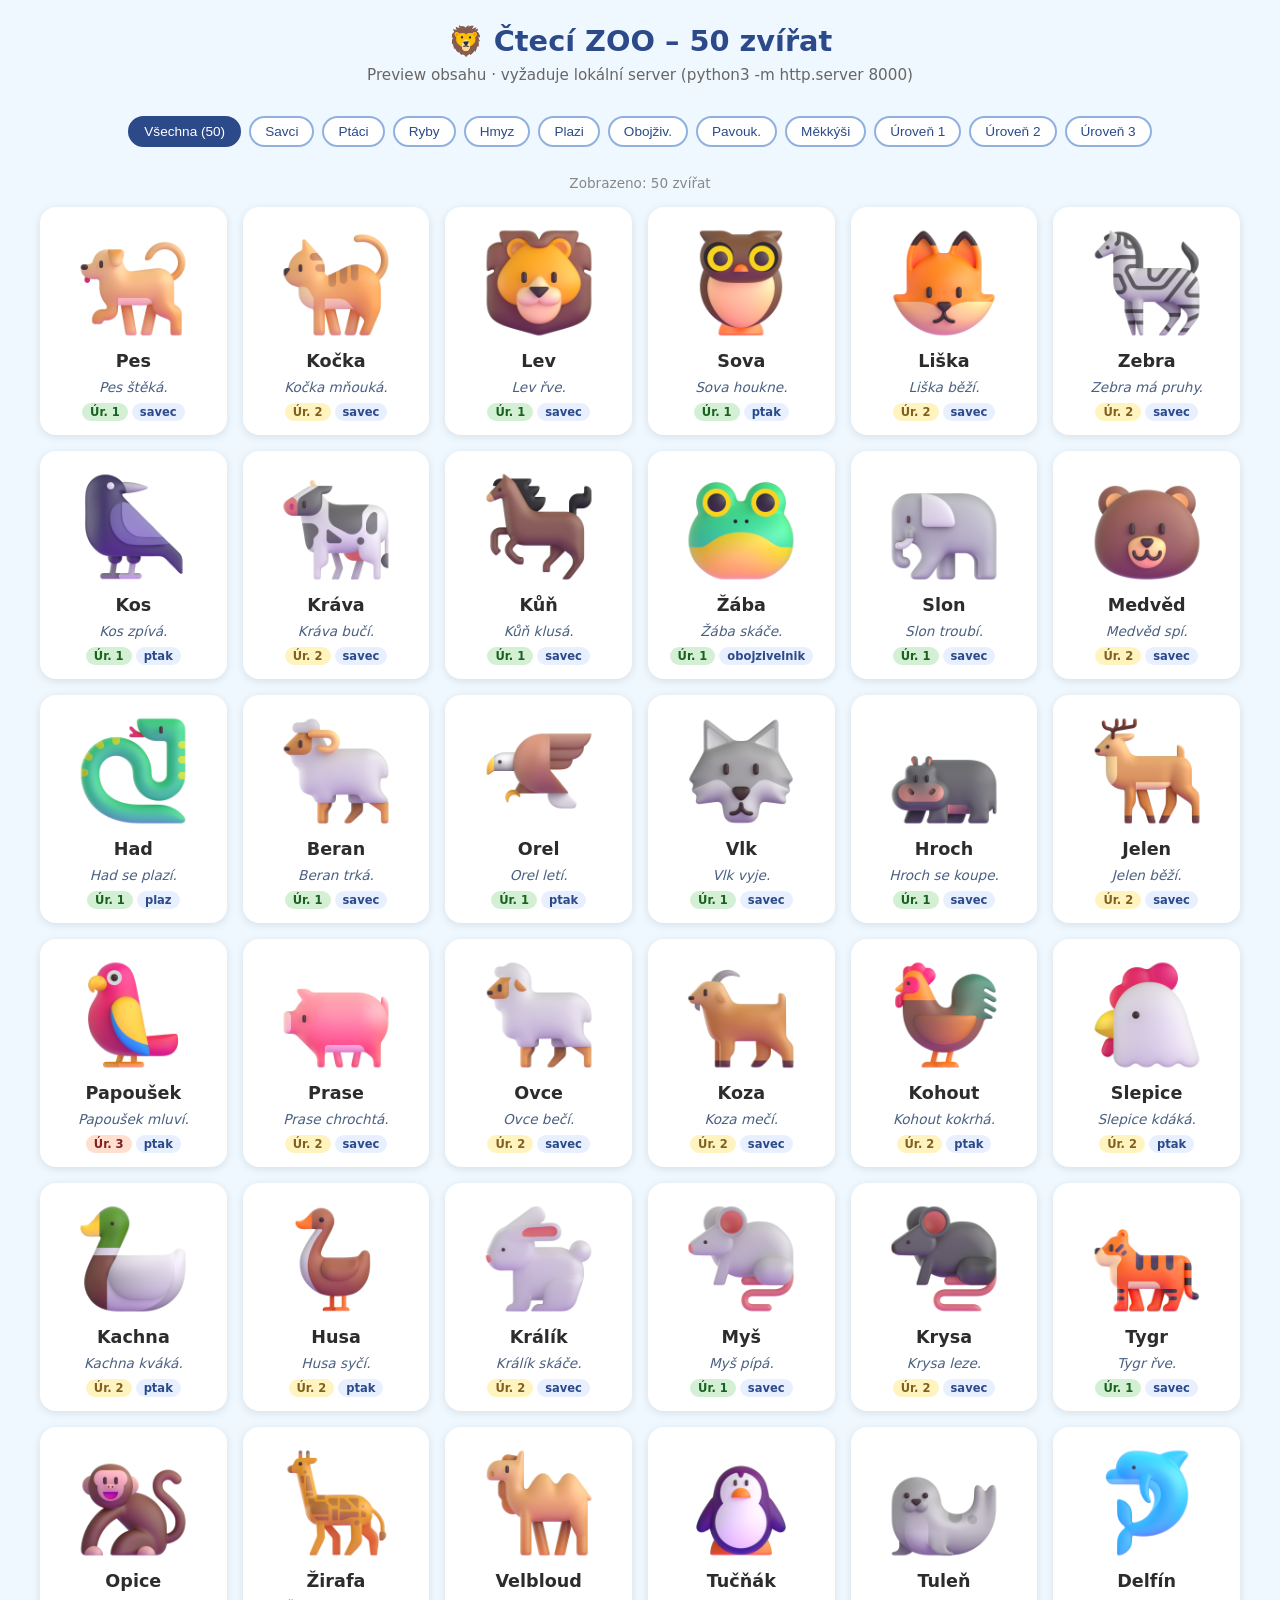
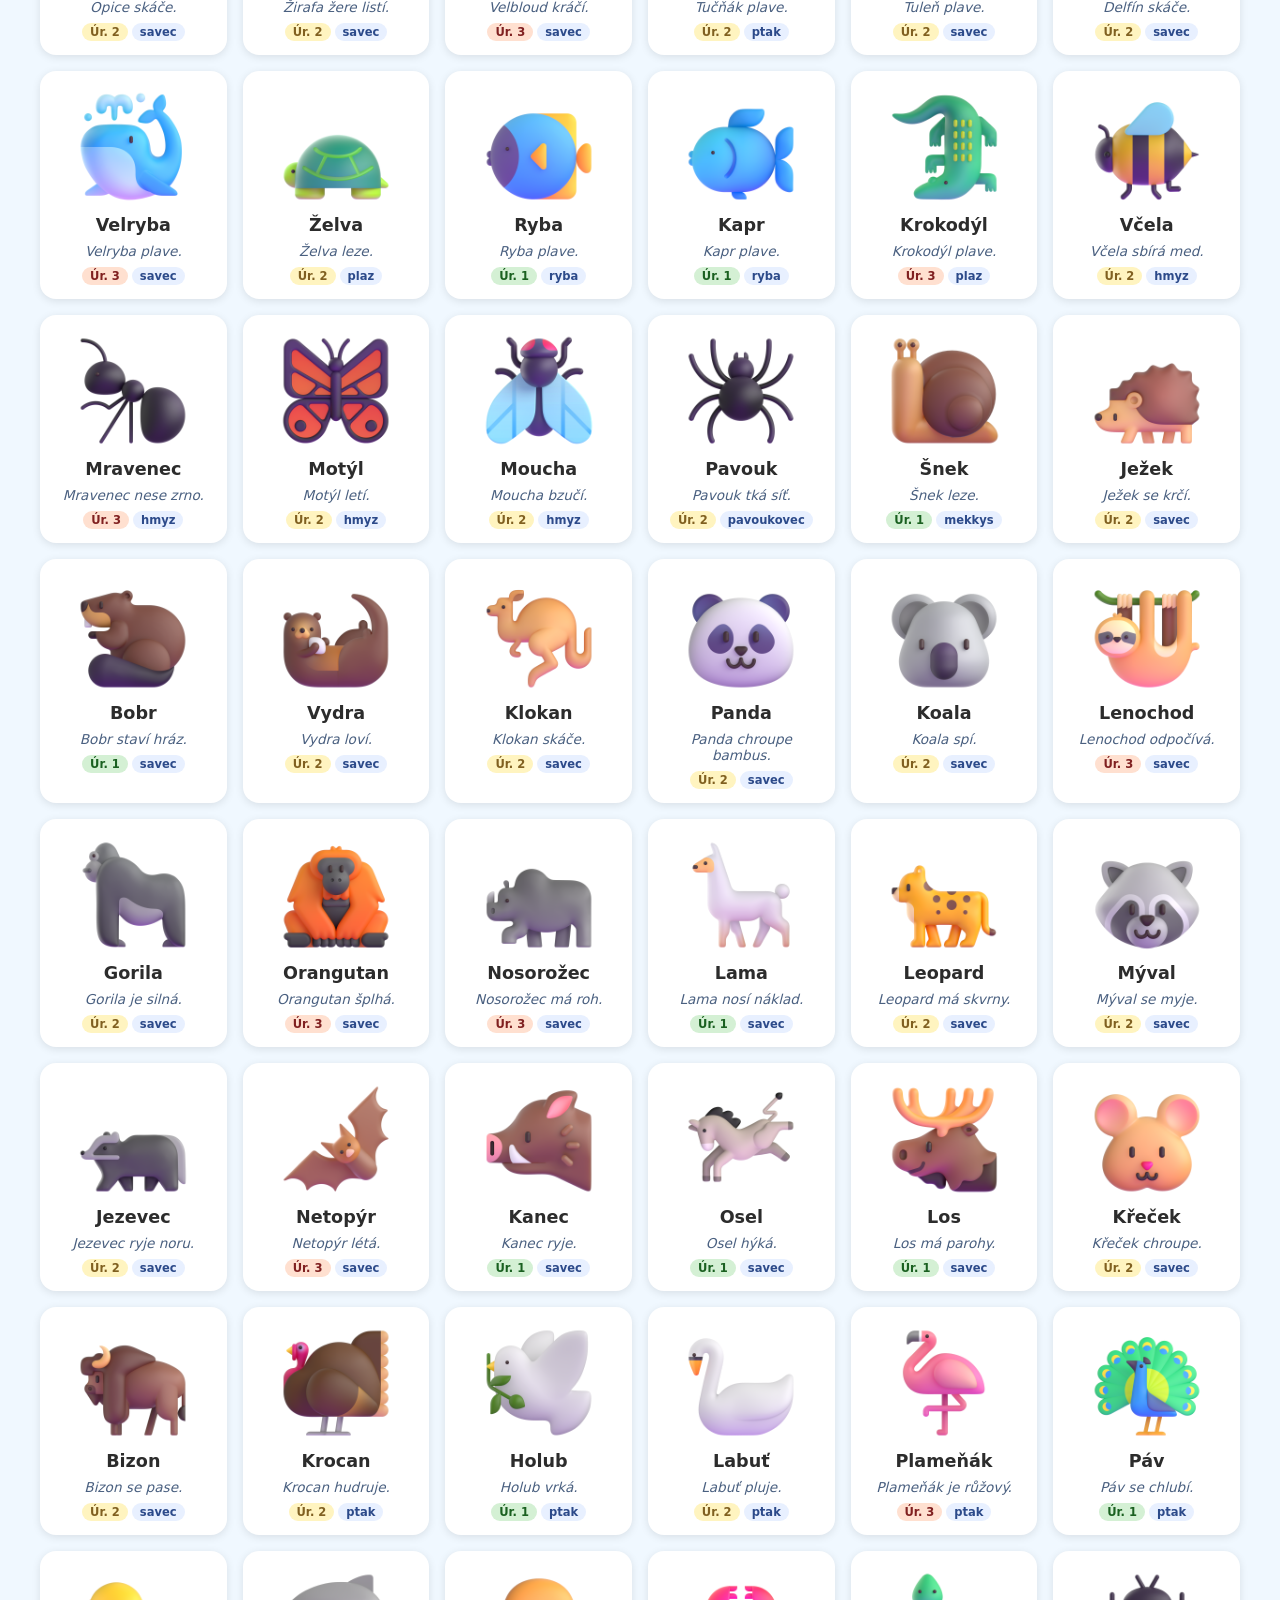
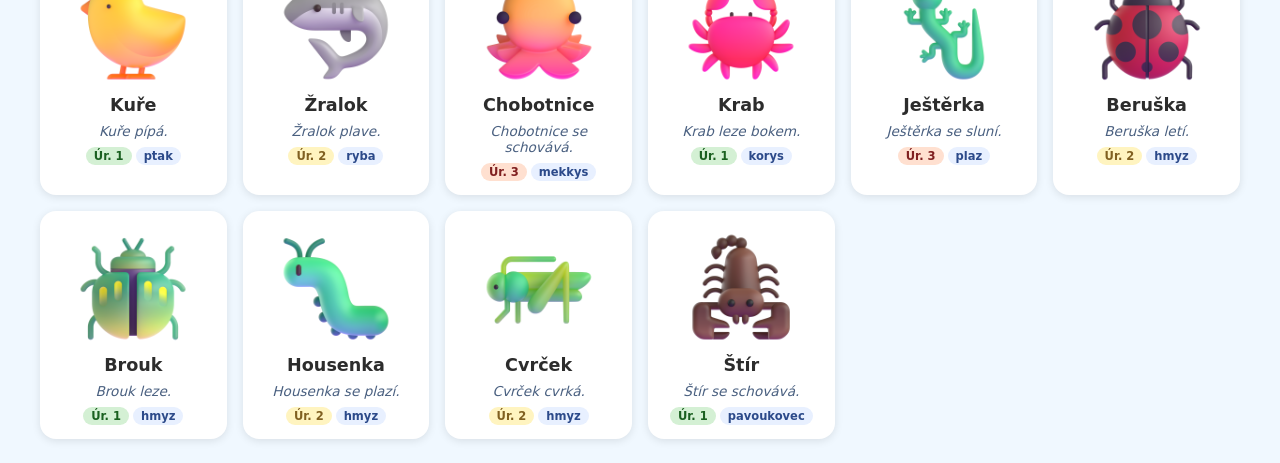
<file: animals-preview.html>
<!DOCTYPE html>
<html lang="cs">
<head>
  <meta charset="UTF-8">
  <meta name="viewport" content="width=device-width, initial-scale=1.0">
  <title>Čtecí ZOO – 50 zvířat (preview)</title>
  <style>
    *, *::before, *::after { box-sizing: border-box; margin: 0; padding: 0; }
    body {
      font-family: system-ui, sans-serif;
      background: #F0F8FF;
      color: #2C2C2C;
      padding: 24px 16px;
    }
    h1 {
      text-align: center;
      font-size: 1.8rem;
      margin-bottom: 8px;
      color: #2C4A8A;
    }
    .subtitle {
      text-align: center;
      color: #666;
      margin-bottom: 32px;
      font-size: 0.95rem;
    }
    .filter-bar {
      display: flex;
      flex-wrap: wrap;
      gap: 8px;
      justify-content: center;
      margin-bottom: 28px;
    }
    .filter-bar button {
      padding: 6px 14px;
      border: 2px solid #90B0E0;
      border-radius: 20px;
      background: #fff;
      color: #2C4A8A;
      font-size: 0.85rem;
      cursor: pointer;
      transition: background 0.15s, color 0.15s;
    }
    .filter-bar button.active,
    .filter-bar button:hover {
      background: #2C4A8A;
      color: #fff;
      border-color: #2C4A8A;
    }
    .grid {
      display: grid;
      grid-template-columns: repeat(auto-fill, minmax(160px, 1fr));
      gap: 16px;
      max-width: 1200px;
      margin: 0 auto;
    }
    .card {
      background: #fff;
      border-radius: 16px;
      box-shadow: 0 2px 8px rgba(0,0,0,0.1);
      padding: 16px 12px 14px;
      display: flex;
      flex-direction: column;
      align-items: center;
      gap: 8px;
      transition: transform 0.15s, box-shadow 0.15s;
    }
    .card:hover {
      transform: translateY(-3px);
      box-shadow: 0 6px 16px rgba(0,0,0,0.15);
    }
    .card img {
      width: 120px;
      height: 120px;
      border-radius: 8px;
    }
    .card .name {
      font-size: 1.1rem;
      font-weight: 700;
      color: #2C2C2C;
      text-align: center;
    }
    .card .sentence {
      font-size: 0.85rem;
      color: #4A6080;
      text-align: center;
      font-style: italic;
    }
    .card .badges {
      display: flex;
      flex-wrap: wrap;
      gap: 4px;
      justify-content: center;
    }
    .badge {
      font-size: 0.72rem;
      padding: 2px 8px;
      border-radius: 10px;
      background: #E8F0FF;
      color: #2C4A8A;
      font-weight: 600;
    }
    .badge.lvl1 { background: #D4F0D4; color: #1A6020; }
    .badge.lvl2 { background: #FFF4C0; color: #806020; }
    .badge.lvl3 { background: #FFE0D0; color: #802020; }
    .hidden { display: none; }
    .count-label {
      text-align: center;
      color: #888;
      font-size: 0.85rem;
      margin-bottom: 16px;
    }
    .error-banner {
      background: #FFE0E0;
      color: #8B0000;
      padding: 12px 20px;
      border-radius: 8px;
      margin: 16px auto;
      max-width: 600px;
      text-align: center;
    }
  </style>
</head>
<body>
  <h1>🦁 Čtecí ZOO – 50 zvířat</h1>
  <p class="subtitle">Preview obsahu · vyžaduje lokální server (python3 -m http.server 8000)</p>

  <div class="filter-bar" id="filterBar">
    <button class="active" data-filter="all">Všechna (50)</button>
    <button data-filter="savec">Savci</button>
    <button data-filter="ptak">Ptáci</button>
    <button data-filter="ryba">Ryby</button>
    <button data-filter="hmyz">Hmyz</button>
    <button data-filter="plaz">Plazi</button>
    <button data-filter="obojzivelnik">Obojživ.</button>
    <button data-filter="pavoukovec">Pavouk.</button>
    <button data-filter="mekkys">Měkkýši</button>
    <button data-filter="lvl1">Úroveň 1</button>
    <button data-filter="lvl2">Úroveň 2</button>
    <button data-filter="lvl3">Úroveň 3</button>
  </div>

  <p class="count-label" id="countLabel">Zobrazeno: 50 zvířat</p>
  <div id="errorBanner" class="error-banner hidden">⚠️ Nelze načíst manifest. Spusť přes lokální server.</div>
  <div class="grid" id="grid"></div>

  <script>
    async function init() {
      let animals;
      try {
        const res = await fetch('data/content/animals_50_seed.json');
        if (!res.ok) throw new Error(`HTTP ${res.status}`);
        const data = await res.json();
        animals = data.animals;
      } catch (e) {
        document.getElementById('errorBanner').classList.remove('hidden');
        return;
      }

      const grid = document.getElementById('grid');
      animals.forEach(a => {
        const card = document.createElement('div');
        card.className = 'card';
        card.dataset.category = a.category;
        card.dataset.level = `lvl${a.readingLevel}`;
        card.innerHTML = `
          <img src="${a.imagePath}" alt="${a.name}" loading="lazy"
               onerror="this.style.background='#eee'; this.alt='?'">
          <div class="name">${a.name}</div>
          <div class="sentence">${a.sentence}</div>
          <div class="badges">
            <span class="badge lvl${a.readingLevel}">Úr. ${a.readingLevel}</span>
            <span class="badge">${a.category}</span>
          </div>
        `;
        grid.appendChild(card);
      });

      // Filter logic
      const filterBar = document.getElementById('filterBar');
      const countLabel = document.getElementById('countLabel');
      filterBar.addEventListener('click', e => {
        const btn = e.target.closest('button');
        if (!btn) return;
        filterBar.querySelectorAll('button').forEach(b => b.classList.remove('active'));
        btn.classList.add('active');
        const filter = btn.dataset.filter;
        const cards = grid.querySelectorAll('.card');
        let visible = 0;
        cards.forEach(card => {
          const show = filter === 'all' ||
            card.dataset.category === filter ||
            card.dataset.level === filter;
          card.classList.toggle('hidden', !show);
          if (show) visible++;
        });
        countLabel.textContent = `Zobrazeno: ${visible} zvířat`;
      });
    }

    init();
  </script>
</body>
</html>
</file>
